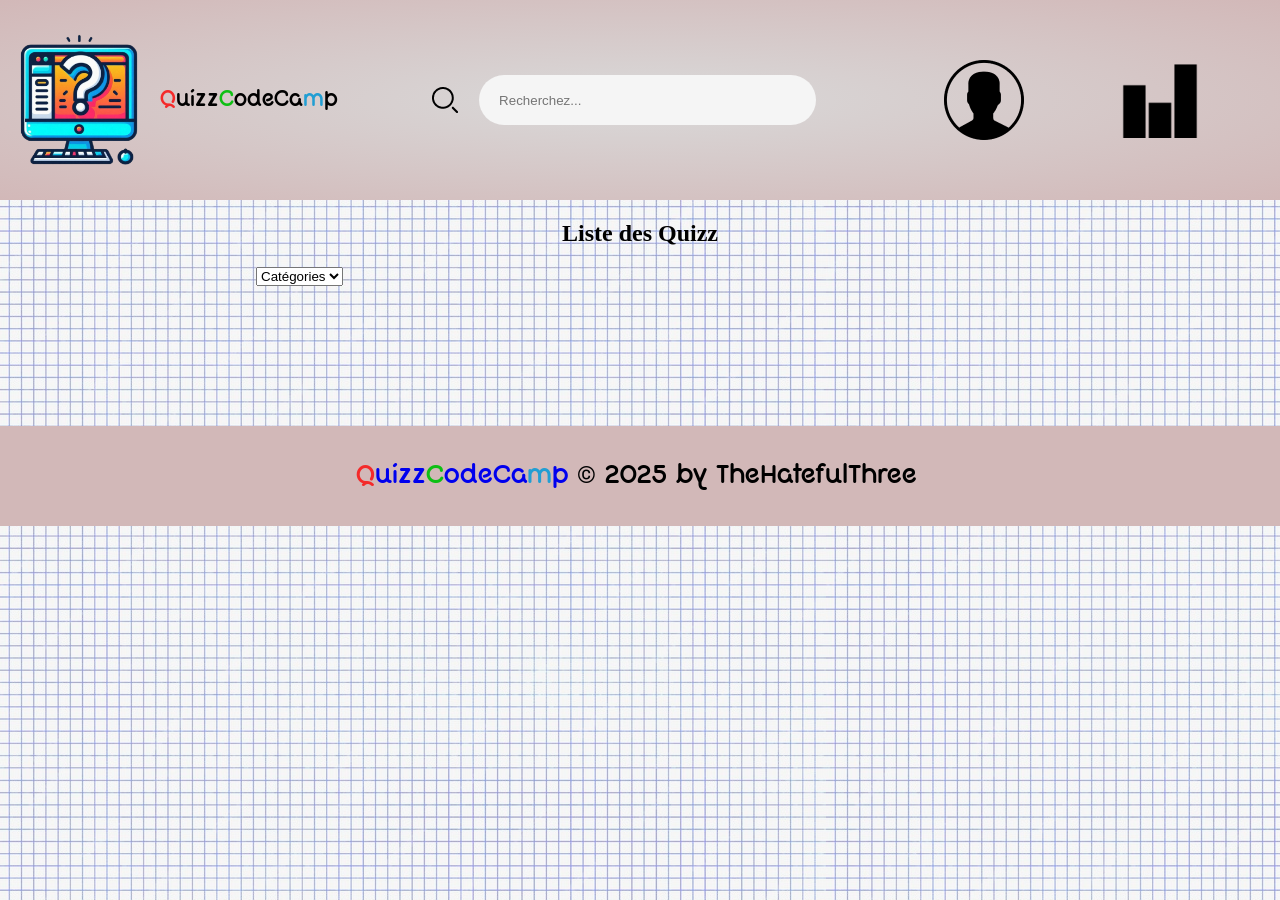
<file: index.html>
<!DOCTYPE html>
<html lang="fr">
<head>
    <meta charset="UTF-8">
    <meta name="viewport" content="width=device-width, initial-scale=1.0">
    <title>QuizzCodeCamp - Apprendre en s'amusant !</title>
    <!-- Google Fonts -->
    <link rel="preconnect" href="https://fonts.googleapis.com">
    <link rel="preconnect" href="https://fonts.gstatic.com" crossorigin>
    <link href="https://fonts.googleapis.com/css2?family=Roboto:ital,wght@0,100..900;1,100..900&display=swap" rel="stylesheet">
    <!-- Css -->
    <link rel="stylesheet" href="./style.css">
    <link rel="stylesheet" href="./index.css">

</head>
<body>
    <header>
        <a href="./index.html" target="_self" id="indexLink">
            <div class="logo">
                <img src="./images/logo.png" alt="Logo QuizzCodeCamp" width="160px" height="160px">
                <h1><span class="red">Q</span>uizz<span class="green">C</span>odeCa<span class="blue">m</span>p</h1>
            </div>
        </a>
        <div class="search-container">
            <label for="search" class="search-label"><img src="./images/Loop-Icon.png" alt="Icon Loop" class="icon-search"></label>         
            <input type="text" placeholder="Recherchez..." class="search-input" size="40" id="search"> 
        </div>
        <div class="account">
            <img src="./images/Icon Compte.png" alt="Icon Compte" class="icon-account">
            <a href="#">
                <img src="./images/bar-chart-50.png" alt="icon-stats" width="80px" height="80px">
            </a>    
        </div>
        <div class="box-account">
            <a href="./connexionCompte.html" class="link">Se connecter</a>
            <a href="./creationCompte.html" class="link">Créer mon compte</a>
        </div>
    </header>
    <main id="index">
        <h2>Liste des Quizz</h2>
        <div class="catégorie">
            <select name="category" id="select-category">
                <option value="Catégories" disabled selected hidden>Catégories</option>
                <option value="Toutes">Toutes</option>
            </select>
        </div>
        <div class="quizzList">
        </div>
    </main>
    <footer>
        <p><a href="./index.html" target="_self" class="link"><span class="red">Q</span>uizz<span class="green">C</span>odeCa<span class="blue">m</span>p</a> <span class="corporate">©</span> 2025 by TheHatefulThree.</p>
    </footer>
    <script src="./menu.js"></script>
    <script src="./category.js" type="module"></script>
</body>
</html>
</file>
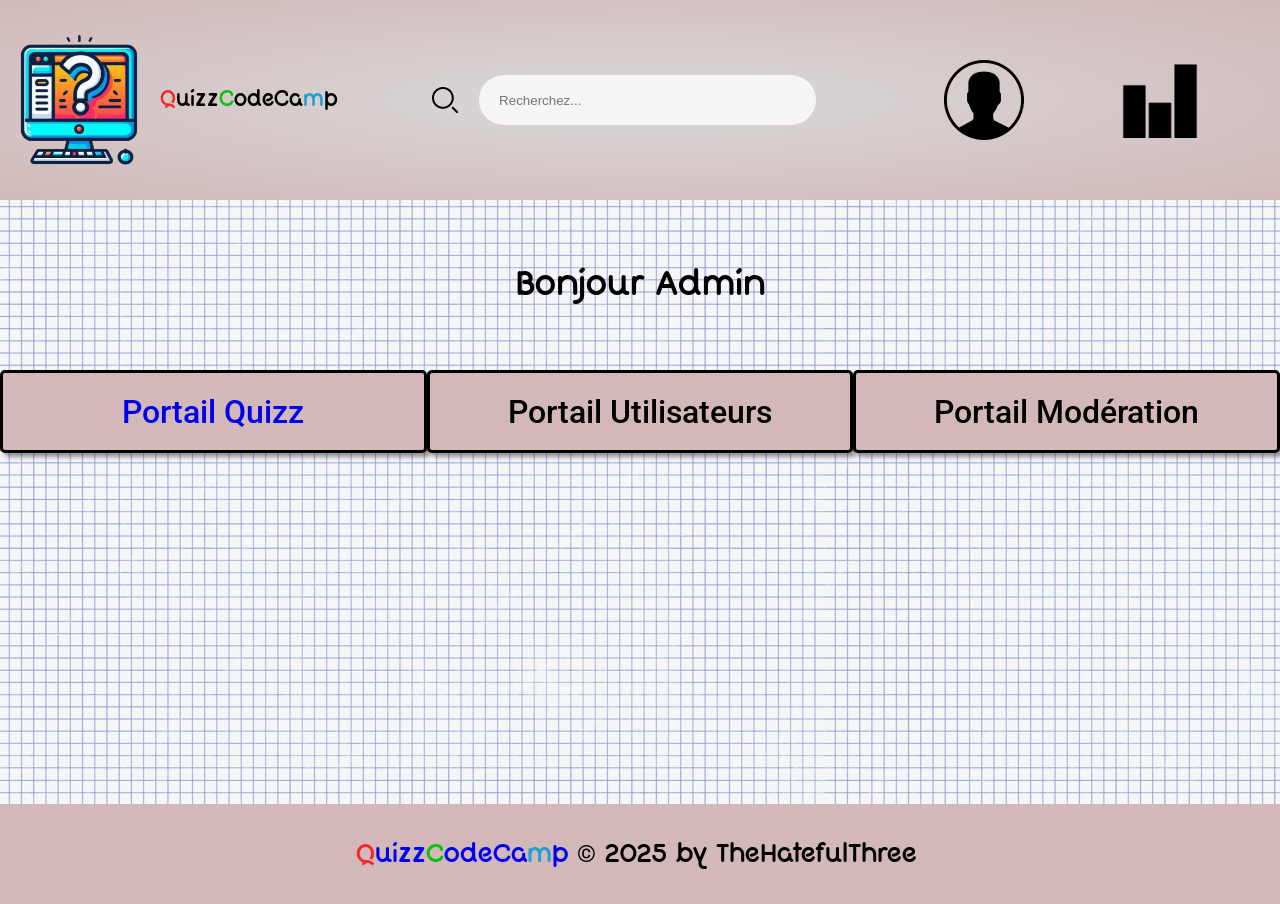
<file: admin.html>
<!DOCTYPE html>
<html lang="en">
<head>
    <meta charset="UTF-8">
    <meta name="viewport" content="width=device-width, initial-scale=1.0">
    <title>QuizzCodeCamp - Apprendre en s'amusant !</title>
    <!-- Google Fonts -->
    <link rel="preconnect" href="https://fonts.googleapis.com">
    <link rel="preconnect" href="https://fonts.gstatic.com" crossorigin>
    <link href="https://fonts.googleapis.com/css2?family=Roboto:ital,wght@0,100..900;1,100..900&display=swap" rel="stylesheet">
    <!-- Css -->
    <link rel="stylesheet" href="./style.css">
    <link rel="stylesheet" href="./admin.css">
</head>
<body>
    <header>
        <a href="./index.html" target="_self" id="indexLink">
            <div class="logo">
                <img src="./images/logo.png" alt="Logo QuizzCodeCamp" width="160px" height="160px">
                <h1><span class="red">Q</span>uizz<span class="green">C</span>odeCa<span class="blue">m</span>p</h1>
            </div>
        </a>
        <div class="search-container">
            <label for="search" class="search-label"><img src="./images/Loop-Icon.png" alt="Icon Loop" class="icon-search"></label>         
            <input type="text" placeholder="Recherchez..." class="search-input" size="40" id="search"> 
        </div>
        <div class="account">
            <img src="./images/Icon Compte.png" alt="Icon Compte" class="icon-account">
            <a href="#">
                <img src="./images/bar-chart-50.png" alt="icon-stats" width="80px" height="80px">
            </a>    
        </div>
        <div class="box-account">
            <a href="./connexionCompte.html" class="link">Se connecter</a>
            <a href="./creationCompte.html" class="link">Créer mon compte</a>
        </div>
    </header>
    <main>
        <h2>Bonjour Admin</h2>
        <div>
            <a href="portailquizz.html" class="link">Portail Quizz</a>
            <a href="" class="link">Portail Utilisateurs</a>
            <a href="" class="link">Portail Modération</a>
        </div>
    </main>
    <footer>
        <p><a href="./index.html" target="_self" class="link"><span class="red">Q</span>uizz<span class="green">C</span>odeCa<span class="blue">m</span>p</a> <span class="corporate">©</span> 2025 by TheHatefulThree.</p>
    </footer>
    <script src="./menu.js"></script>
</body>
</html>
</file>
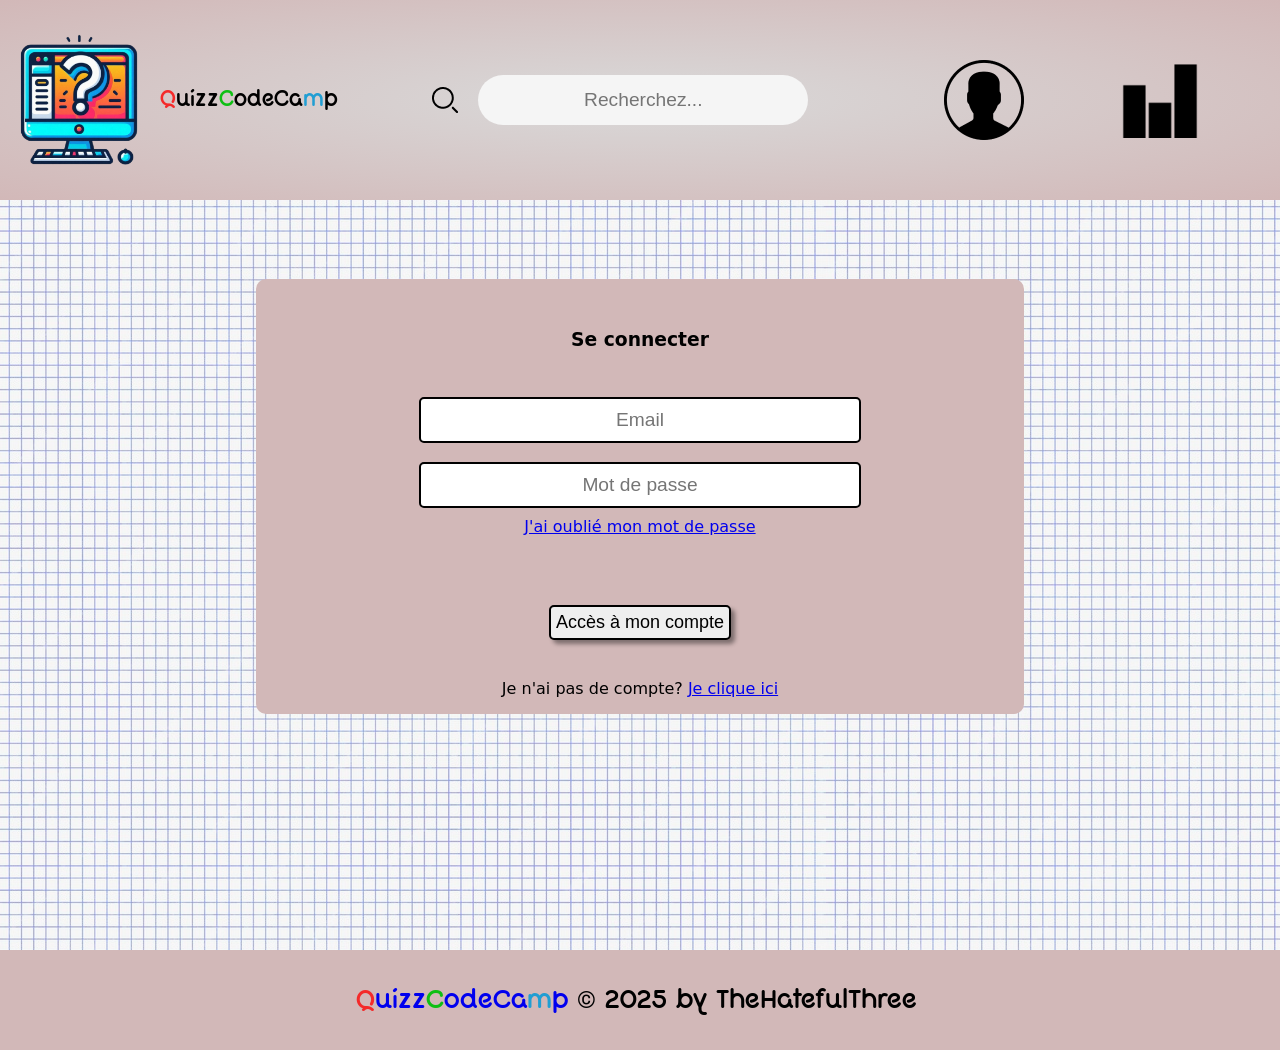
<file: connexionCompte.html>
<!DOCTYPE html>
<html lang="fr">
<head>
    <meta charset="UTF-8">
    <meta name="viewport" content="width=device-width, initial-scale=1.0">
    <title>QuizzCodeCamp - Se connecter</title>
    <!-- Google Fonts -->
    <link rel="preconnect" href="https://fonts.googleapis.com">
    <link rel="preconnect" href="https://fonts.gstatic.com" crossorigin>
    <link href="https://fonts.googleapis.com/css2?family=Roboto:ital,wght@0,100..900;1,100..900&display=swap" rel="stylesheet">
    <!-- Css -->
    <link rel="stylesheet" href="connexionCompte.css">
    <link rel="stylesheet" href="./style.css">
    
</head>
<body>
    <header>
        <a href="./index.html" target="_self" id="indexLink">
            <div class="logo">
                <img src="./images/logo.png" alt="Logo QuizzCodeCamp" width="160px" height="160px">
                <h1><span class="red">Q</span>uizz<span class="green">C</span>odeCa<span class="blue">m</span>p</h1>
            </div>
        </a>
        <div class="search-container">
            <label for="search" class="search-label"><img src="./images/Loop-Icon.png" alt="Icon Loop" class="icon-search"></label>         
            <input type="text" placeholder="Recherchez..." class="search-input" size="40" id="search"> 
        </div>
        <div class="account">
            <img src="./images/Icon Compte.png" alt="Icon Compte" class="icon-account">
            <a href="#">
                <img src="./images/bar-chart-50.png" alt="icon-stats" width="80px" height="80px">
            </a>    
        </div>
        <div class="box-account">
            <a href="./connexionCompte.html" class="link">Se connecter</a>
            <a href="./creationCompte.html" class="link">Créer mon compte</a>
        </div>
    </header>
    <main>
        <div id="containerConnexion">
            <h3>Se connecter</h3>
            <form action="" method="post">
                <input type="email" id="connexionEmail" placeholder="Email" required>
                <input type="password" id="connexionPassword" placeholder="Mot de passe" required>
                <a href="#">J'ai oublié mon mot de passe</a>

                <div id="containerConnexionButton">
                    <button type="submit" value="envoyer" id="connexionButton">Accès à mon compte</button>
                </div>
                <p>Je n'ai pas de compte? <a href="#"> Je clique ici</a></p>
            </form>
        </div>
    </main>
    <footer>
        <p><a href="./index.html" target="_self" class="link"><span class="red">Q</span>uizz<span class="green">C</span>odeCa<span class="blue">m</span>p</a> <span class="corporate">©</span> 2025 by TheHatefulThree.</p>
    </footer>

    <script src="./menu.js"></script>
    <script src="connexionCompte.js"></script>
</body>
</html>
</file>
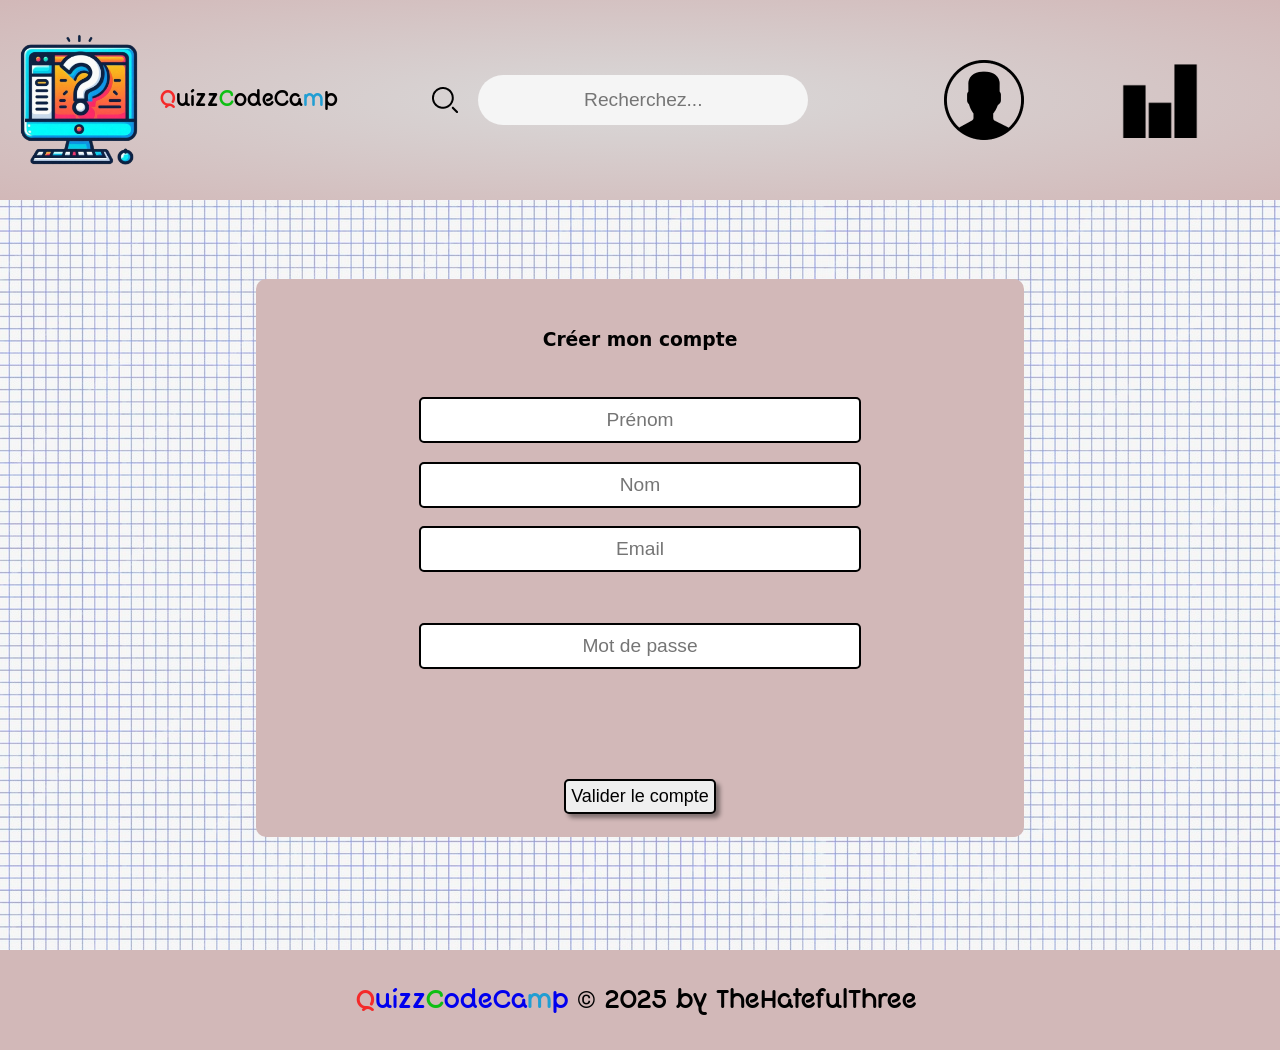
<file: creationCompte.html>
<!DOCTYPE html>
<html lang="fr">
<head>
    <meta charset="UTF-8">
    <meta name="viewport" content="width=device-width, initial-scale=1.0">
    <title>QuizzCodeCamp - Création de compte</title>
    <!-- Google Fonts -->
    <link rel="preconnect" href="https://fonts.googleapis.com">
    <link rel="preconnect" href="https://fonts.gstatic.com" crossorigin>
    <link href="https://fonts.googleapis.com/css2?family=Roboto:ital,wght@0,100..900;1,100..900&display=swap" rel="stylesheet">
    <!-- Css -->
    <link rel="stylesheet" href="./style.css">
    <link rel="stylesheet" href="creationCompte.css">
</head>
<body>
    <header>
        <a href="./index.html" target="_self" id="indexLink">
            <div class="logo">
                <img src="./images/logo.png" alt="Logo QuizzCodeCamp" width="160px" height="160px">
                <h1><span class="red">Q</span>uizz<span class="green">C</span>odeCa<span class="blue">m</span>p</h1>
            </div>
        </a>
        <div class="search-container">
            <label for="search" class="search-label"><img src="./images/Loop-Icon.png" alt="Icon Loop" class="icon-search"></label>         
            <input type="text" placeholder="Recherchez..." class="search-input" size="40" id="search"> 
        </div>
        <div class="account">
            <img src="./images/Icon Compte.png" alt="Icon Compte" class="icon-account">
            <a href="#">
                <img src="./images/bar-chart-50.png" alt="icon-stats" width="80px" height="80px">
            </a>    
        </div>
        <div class="box-account">
            <a href="./connexionCompte.html" class="link">Se connecter</a>
            <a href="./creationCompte.html" class="link">Créer mon compte</a>
        </div>
    </header>
    <main>
        <div id="containerInscription">
            <h3>Créer mon compte</h3>

            <form action="" method="post" id="inscriptionForm">
                <input type="text" id="firstName" name="firstname" minlength="2" placeholder="Prénom" required>
                <input type="text" id="lastName" name="lastName" minlength="2" placeholder="Nom" required>
                <input type="email" id="inscriptionEmail" name="email" placeholder="Email" required>
                <p id="messageMail"></p>
                <input type="password" id="inscriptionPassword" name="password" minlength="8" placeholder="Mot de passe" required>
                <p id="messagePassword"></p>

                <div id="containerInscriptionButton">
                    <button type="submit" value="valider" id="inscriptionButton">Valider le compte</button>
                </div>
            </form>
        </div>
    </main>
    <footer>
        <p><a href="./index.html" target="_self" class="link"><span class="red">Q</span>uizz<span class="green">C</span>odeCa<span class="blue">m</span>p</a> <span class="corporate">©</span> 2025 by TheHatefulThree.</p>
    </footer>
    <script src="./menu.js"></script>
    <script src="creationCompte.js"></script>
</body>
</html>
</file>
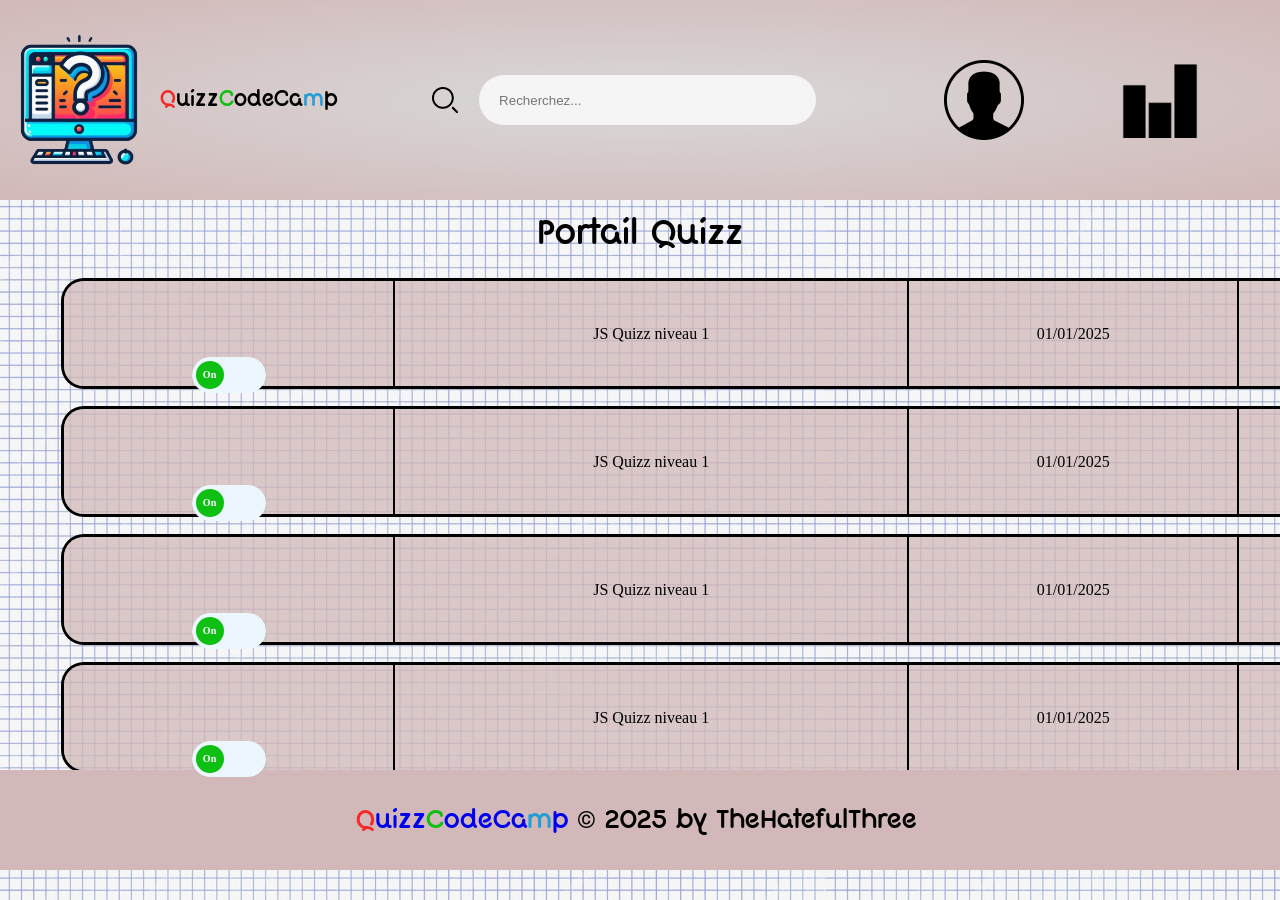
<file: portailquizz.html>
<!DOCTYPE html>
<html lang="fr">
<head>
    <meta charset="UTF-8">
    <meta name="viewport" content="width=device-width, initial-scale=1.0">
    <title>QuizzCodeCamp - Apprendre en s'amusant !</title>
    <!-- Google Fonts -->
    <link rel="preconnect" href="https://fonts.googleapis.com">
    <link rel="preconnect" href="https://fonts.gstatic.com" crossorigin>
    <link href="https://fonts.googleapis.com/css2?family=Roboto:ital,wght@0,100..900;1,100..900&display=swap" rel="stylesheet">
    <!-- Css -->
    <link rel="stylesheet" href="./style.css">
    <link rel="stylesheet" href="./portailquizz.css">
</head>
<body>
    <header>
        <a href="./index.html" target="_self" id="indexLink">
            <div class="logo">
                <img src="./images/logo.png" alt="Logo QuizzCodeCamp" width="160px" height="160px">
                <h1><span class="red">Q</span>uizz<span class="green">C</span>odeCa<span class="blue">m</span>p</h1>
            </div>
        </a>
        <div class="search-container">
            <label for="search" class="search-label"><img src="./images/Loop-Icon.png" alt="Icon Loop" class="icon-search"></label>         
            <input type="text" placeholder="Recherchez..." class="search-input" size="40" id="search"> 
        </div>
        <div class="account">
            <img src="./images/Icon Compte.png" alt="Icon Compte" class="icon-account">
            <a href="#">
                <img src="./images/bar-chart-50.png" alt="icon-stats" width="80px" height="80px">
            </a>    
        </div>
        <div class="box-account">
            <a href="./connexionCompte.html" class="link">Se connecter</a>
            <a href="./creationCompte.html" class="link">Créer mon compte</a>
        </div>
    </header>
    <main>
        <h2>Portail Quizz</h2>
        <div id="containerPortail">
            <table>
                <tr>
                    <td>
                        <div class="button r" id="button-4">
                            <input type="checkbox" class="checkbox"/>
                            <div class="knobs"></div>
                            <div class="layer"></div>
                        </div>
                    </td>
                    <td> JS Quizz niveau 1</td>
                    <td> 01/01/2025 </td> 
                    <td> Ian Malcolm </td>
                    <td><a href="" class="deroulant"><img src="images/chevron-down.svg" alt="fleche" width="30px" height="auto" class="flecheBas"> <img src="images/chevron-up.svg" alt="flecheHaut" width="30px" height="auto" class="flecheHaut"></a></td>
                </tr>
            </table>
            <form class="menuD" method="post" action="">
                <table>
                    <tr>
                        <td colspan="4"> <input type="text" placeholder="Question"> </td>
                    </tr>
                    <tr>
                        <td><input type="text" placeholder="Réponse"></td>
                        <td><input type="text" placeholder="Réponse"></td>
                        <td><input type="text" placeholder="Réponse"></td>
                        <td><input type="text" placeholder="Réponse"></td>
                    </tr>
                    <tr>
                        <td colspan="4"><input type="text" placeholder="Question"></td>
                    </tr>
                    <tr>
                        <td><input type="text" placeholder="Réponse"></td>
                        <td><input type="text" placeholder="Réponse"></td>
                        <td><input type="text" placeholder="Réponse"></td>
                        <td><input type="text" placeholder="Réponse"></td>
                    </tr>
                    <tr>
                        <td colspan="4"><input type="text" placeholder="Question"></td>
                    </tr>
                    <tr>
                        <td><input type="text" placeholder="Réponse"></td>
                        <td><input type="text" placeholder="Réponse"></td>
                        <td><input type="text" placeholder="Réponse"></td>
                        <td><input type="text" placeholder="Réponse"></td>
                    </tr>
                </table>
            </form>
            <table>
                <tr>
                    <td>
                        <div class="button r" id="button-4">
                            <input type="checkbox" class="checkbox"/>
                            <div class="knobs"></div>
                            <div class="layer"></div>
                        </div>
                    </td>
                    <td> JS Quizz niveau 1</td>
                    <td> 01/01/2025 </td> 
                    <td> Ian Malcolm </td>
                    <td><a href="" class="deroulant"><img src="images/chevron-down.svg" alt="fleche" width="30px" height="auto"></a></td>
                </tr>
            </table>
            <table>
                <tr>
                    <td>
                        <div class="button r" id="button-4">
                            <input type="checkbox" class="checkbox"/>
                            <div class="knobs"></div>
                            <div class="layer"></div>
                        </div>
                    </td>
                    <td> JS Quizz niveau 1</td>
                    <td> 01/01/2025 </td> 
                    <td> Ian Malcolm </td>
                    <td><a href="" class="deroulant"><img src="images/chevron-down.svg" alt="fleche" width="30px" height="auto"></a></td>
                </tr>
            </table>
            <table>
                <tr>
                    <td>
                        <div class="button r" id="button-4">
                            <input type="checkbox" class="checkbox"/>
                            <div class="knobs"></div>
                            <div class="layer"></div>
                        </div>
                    </td>
                    <td> JS Quizz niveau 1</td>
                    <td> 01/01/2025 </td> 
                    <td> Ian Malcolm </td>
                    <td><a href="" class="deroulant"><img src="images/chevron-down.svg" alt="fleche" width="30px" height="auto"></a></td>
                </tr>
            </table>
        </div>
    </main>
    <footer>
        <p><a href="./index.html" target="_self" class="link"><span class="red">Q</span>uizz<span class="green">C</span>odeCa<span class="blue">m</span>p</a> <span class="corporate">©</span> 2025 by TheHatefulThree.</p>
    </footer>
    <script src="./menu.js"></script>
    <script src="portailquizz.js"></script>
    <script src="api.js"></script>
</body>
</html>
</file>
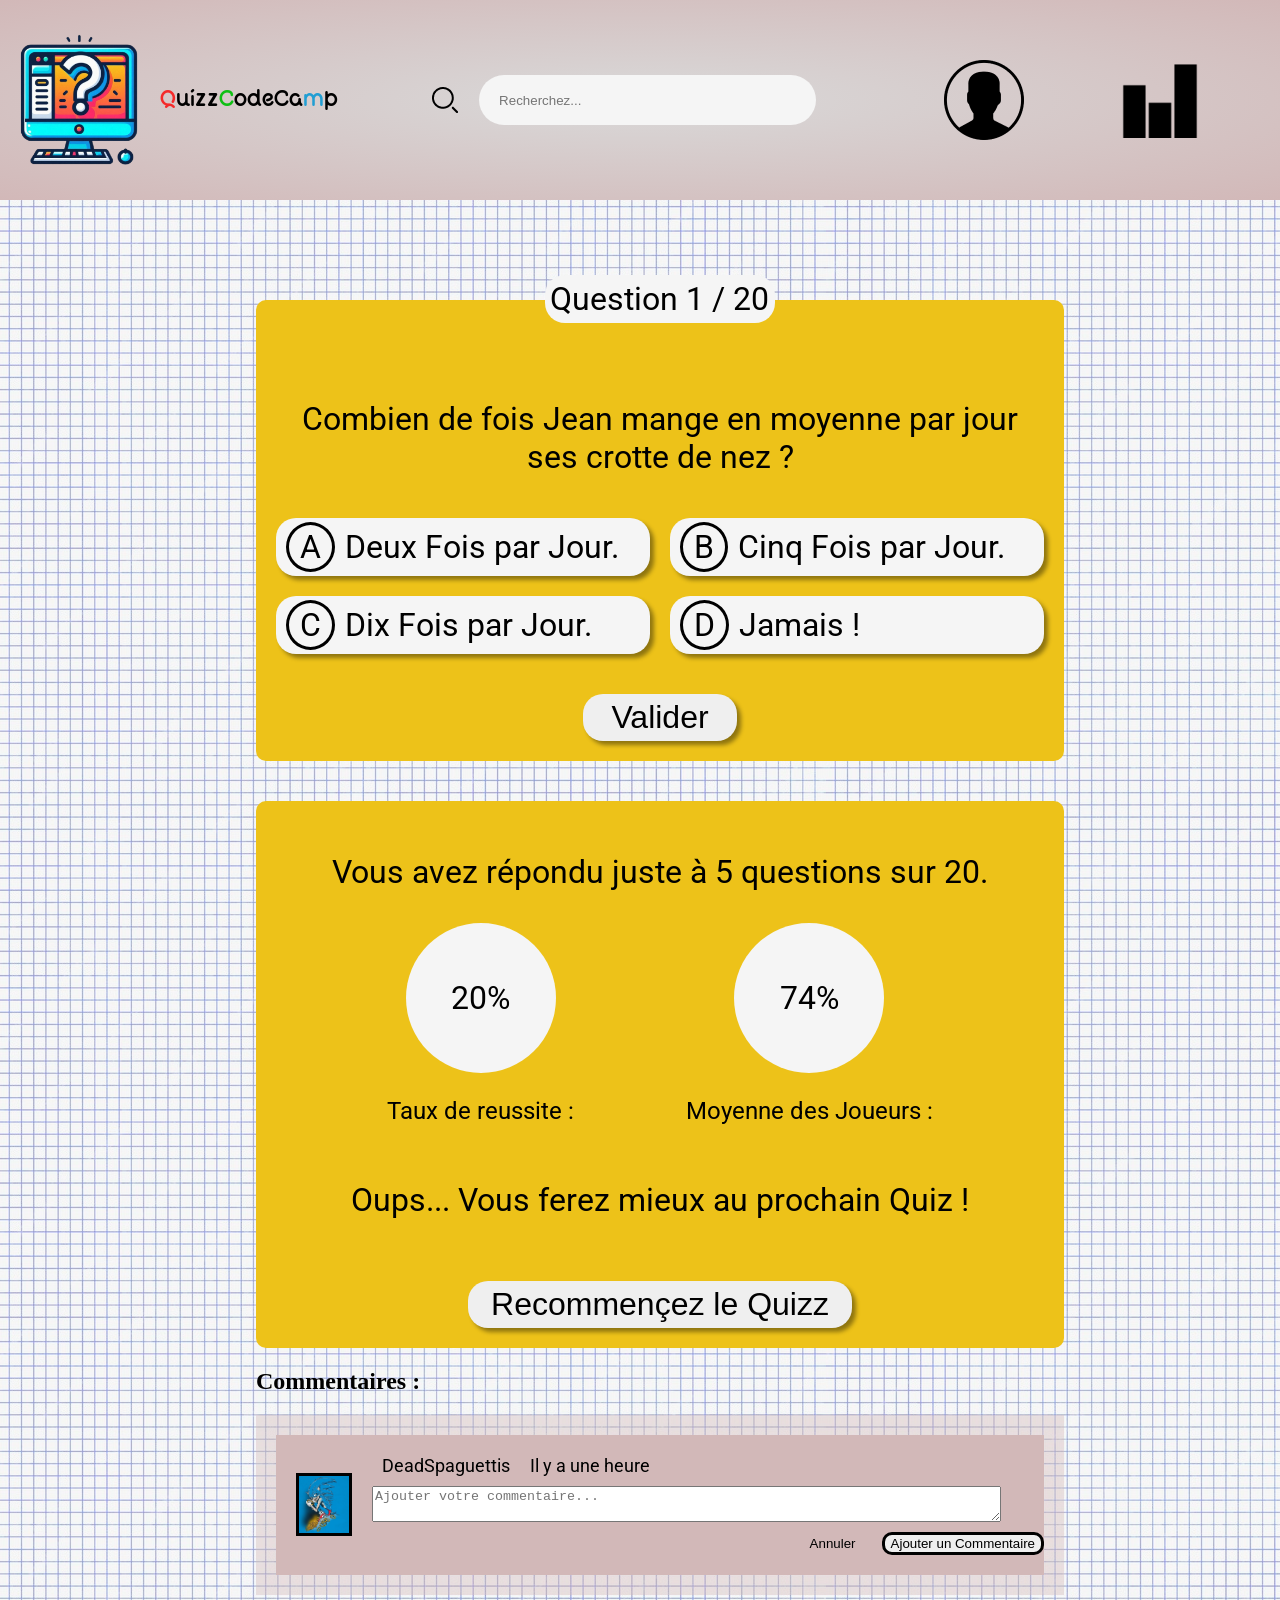
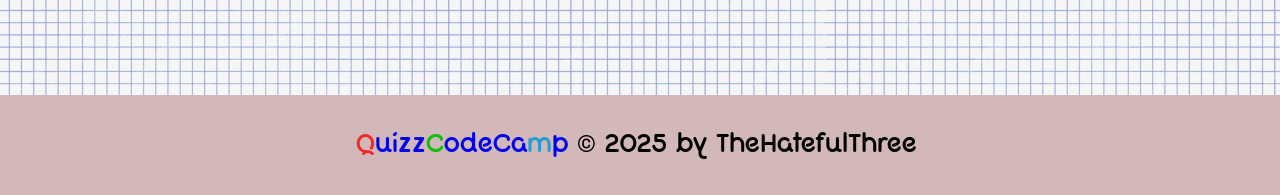
<file: quizz.html>
<!DOCTYPE html>
<html lang="en">
<head>
    <meta charset="UTF-8">
    <meta name="viewport" content="width=device-width, initial-scale=1.0">
    <title>QuizzCodeCamp - Apprendre en s'amusant !</title>
    <!-- Google Fonts -->
    <link rel="preconnect" href="https://fonts.googleapis.com">
    <link rel="preconnect" href="https://fonts.gstatic.com" crossorigin>
    <link href="https://fonts.googleapis.com/css2?family=Roboto:ital,wght@0,100..900;1,100..900&display=swap" rel="stylesheet">
    <!-- Css -->
    <link rel="stylesheet" href="./style.css">
    <link rel="stylesheet" href="./quizz.css">
</head>
<body>
    <header>
        <a href="./index.html" target="_self" id="indexLink">
            <div class="logo">
                <img src="./images/logo.png" alt="Logo QuizzCodeCamp" width="160px" height="160px">
                <h1><span class="red">Q</span>uizz<span class="green">C</span>odeCa<span class="blue">m</span>p</h1>
            </div>
        </a>
        <div class="search-container">
            <label for="search" class="search-label"><img src="./images/Loop-Icon.png" alt="Icon Loop" class="icon-search"></label>         
            <input type="text" placeholder="Recherchez..." class="search-input" size="40" id="search"> 
        </div>
        <div class="account">
            <img src="./images/Icon Compte.png" alt="Icon Compte" class="icon-account">
            <a href="#">
                <img src="./images/bar-chart-50.png" alt="icon-stats" width="80px" height="80px">
            </a>    
        </div>
        <div class="box-account">
            <a href="./connexionCompte.html" class="link">Se connecter</a>
            <a href="./creationCompte.html" class="link">Créer mon compte</a>
        </div>
    </header>
    <main id="quizz">
        <div class="box-quizz">
            <div class="question-count">Question 1 / 20</div>
            <p class="question">Combien de fois Jean mange en moyenne par jour ses crotte de nez ?</p>
            <div class="box-answer">
                <div class="answer" id="answer-1"><span class="id-answer">A</span>Deux Fois par Jour.</div>
                <div class="answer" id="answer-2"><span class="id-answer">B</span>Cinq Fois par Jour.</div>
                <div class="answer" id="answer-3"><span class="id-answer">C</span>Dix Fois par Jour.</div>
                <div class="answer" id="answer-4"><span class="id-answer">D</span>Jamais !</div>
            </div>
            <input type="submit" id="submit" value="Valider">
        </div>
        <div class="resultQuizz">
            <p class="message-result">Vous avez répondu juste à 5 questions sur 20.</p>
            <div class="stats-quizz">
                <div class="stat">
                    <div class="circle">20%</div>
                    <p>Taux de reussite :</p>
                </div>
                <div class="stat">
                    <div class="circle">74%</div>
                    <p>Moyenne des Joueurs :</p>
                </div>
            </div>
            <p class="message-compare">Oups... Vous ferez mieux au prochain Quiz !</p>
            <input type="submit" id="reload" value="Recommençez le Quizz">
        </div>
        <h2 class="commentary-title">Commentaires :</h2>
        <div class="commentary-box">
            <div class="add-comment-box">
                <img src="./images/sonic-gollum.jpg" alt="" class="img-user" width="50px" height="auto">
                <div>
                    <div class="add-comment">
                        <p class="pseudo">DeadSpaguettis</p> 
                        <p class="date-message">Il y a une heure</p>
                    </div>
                    <textarea name="commentary" id="commentary" placeholder="Ajouter votre commentaire..."></textarea>
                    <div class="option-comment">
                        <input type="submit" value="Annuler" id="delete">
                        <input type="submit" value="Ajouter un Commentaire" id="confirm">
                    </div>
                </div>
            </div>
            <div class="read-comment">

            </div>
        </div>
    </main>
    <footer>
        <p><a href="./index.html" target="_self" class="link"><span class="red">Q</span>uizz<span class="green">C</span>odeCa<span class="blue">m</span>p</a> <span class="corporate">©</span> 2025 by TheHatefulThree.</p>
    </footer>
    <script src="./menu.js"></script>
    <script src="./quizz.js" type="module"></script>
</body>
</html>
</file>
<file: style.css>
@font-face {
    font-family: 'Quiglet';
    src: url("./fonts/quiglet\ free.otf");
}

body{
    padding: 0px;
    margin: 0px;
    color: black;
    background-image: url("./images/background.png");

    .link{
        text-decoration: none;
    }

    .link:visited{
        color: inherit;
    }

    .link:active{
        color:inherit;
    }

    header{
        height: 200px;
        display: flex;
        justify-content: space-between;
        align-items: center;
        background-color: #D2B8B8;
        background: radial-gradient(ellipse, rgba(217, 217, 217, 1) 0%, rgba(210,184,184,1) 100%);
        
        #indexLink{
            width: 30%;
            text-decoration: none;
            color: inherit;
            .logo{
                font-family: "Quiglet";
                display: flex;
                align-items: center;
                h1{
                    font-size: 20px;
                    .red{
                        color: #F42A2A;
                    }
                    
                    .green{
                        color: #0EBF14;
                    }
    
                    .blue{
                        color:#219ED3;
                    }
                }
            }
        }

        #indexLink:visited{
            color: inherit;
        }

        #indexLink:active{
            color:inherit;
        }


        .search-container{
            width: 30%;
            display: flex;
            justify-content: space-between;
            align-items: center;
            margin-right: 80px;

            
            .search-input{
                width: 80%;
                padding: 3px 0px;
                margin-left: 10px;
                height: 40px;
                background-color: whitesmoke;
                border-radius: 30px;
                padding: 5px 20px;
                border: none;
            }

            .search-input:focus{
                border: none;
            }

            .search-label{
                width: 10%;
                border: none;

                .icon-search{
                    display: flex;
                    align-self: center;
                }
            }


        }

        .account{
            width: 20%;
            margin-right: 80px;
            display: flex;
            justify-content: space-between;
            align-items: center;

            .icon-account{
                cursor: pointer;
                margin-right: 80px;
            }
        }

        .box-account{
            position: absolute;
            right: 80px;
            top: 202px;
            width: 200px;
            height: auto;
            padding: 10px 20px;
            background-color: #D2B8B8;
            border-radius: 10px;
            border: black solid 3px;
            color: black;
            display: none;
            
            .link{
                text-decoration: none;
                font-family: "Roboto";
                font-size: 20px;
                padding: 5px 0px;
                border-top: solid 2px black;
            }

            .link:nth-child(1){
                border-top: none;
            }
        }

        .box-account.active{
            display: flex;
            flex-direction: column;
        }
    }

    footer{
        background-color: #D2B8B8;
        height: 100px;
        display: flex;
        align-items: center;
        justify-content: center;
        font-family: "Quiglet";
        font-size: 24px;
        p{
            text-align: center;

            .red{
                color: #F42A2A;
            }
            
            .green{
                color: #0EBF14;
            }

            .blue{
                color: #219ED3;
            }

            .corporate{
                font-family: Roboto;
            }
        }
    }
}
</file>
<file: index.css>
#index{
    width: 60%;
    margin: auto;
    display: flex;
    flex-direction: column;

    h2{
        text-align: center;
    }

    .categorie{
        width: 100px;
        padding: 5px, 10px;
        border-radius: 10px;
        border: solid black 3px;
    }

    .quizzList{
        margin: 50px;
        display: flex;
        flex-direction: column;
        padding: 20px 0px;
        
        .quizz{
            width: auto;
            height: auto;
            margin: 20px 0px;
            padding: 10px 10px;
            background-color: lightgrey;
            color: black;
            display: flex;
            flex-direction: column;
            align-items: center;
            justify-items: center;
            border: solid 4px black;
            border-radius: 10px;

            h3{
                text-align: center;
                padding: 5px 10px;
            }

            p{
                text-align: center;
            }


            button{
                padding: 10px 20px;
                border: solid 4px black;
                border-radius: 10px;
            }
        }

        .quizz:hover{
            transform: scale(1.05);
        }
    }
}
</file>
<file: admin.css>
main{
    min-height: 60vh;
    width: auto;
    h2{
        font-family: 'Quiglet';
        font-size: xx-large;
        font-weight: normal;
        text-align: center;
        margin-top: 5%;
    }
    div{
        display: flex;
        justify-content: space-evenly;
        margin-top: 5%;
    }

    a{
        background-color: rgba(210, 184, 184);
        border: solid black 3px;
        border-radius: 5px;
        font-size: 32px;
        font-family: 'Roboto';
        font-weight: 500;
        width: 510px;
        height: 77px;
        box-shadow: 4px 4px 4px rgb(0, 0, 0, 40%);
        display: flex;
        justify-content: center;
        align-items: center;
    }
}
</file>
<file: connexionCompte.css>
main{
    height: 70vh;  
    padding: 60px 0px; 
    }
#containerConnexion{
    background-color: #D2B8B8;
    border-radius: 10px;
    max-width: 60%;
    text-align: center;
    margin:  auto;
    font-family: system-ui, -apple-system, BlinkMacSystemFont, 'Segoe UI', Roboto, Oxygen, Ubuntu, Cantarell, 'Open Sans', 'Helvetica Neue', sans-serif;
}
h3{
    padding-top: 50px;
}
form{
    margin: 5% 20%;
    display: flex;
    flex-direction: column;
}
input{
    margin: 2%;
    border: black 2px solid;
    border-radius: 5px;
    padding: 10px;
    text-align: center;
    font-size: larger;
}
#connexionButton{
    border-radius: 5px;
    margin-top: 15%;
    margin-bottom: 5%;
    border: black 2px solid;
    padding: 5px;
    font-size: large;
    box-shadow: 4px 4px 4px rgb(0, 0, 0, 40%)
}
</file>
<file: creationCompte.css>
main{
 height: 70vh;  
 padding: 60px 0px; 
}
#containerInscription{
    background-color: #D2B8B8;
    border-radius: 10px;
    max-width: 60%;
    text-align: center;
    margin:  auto;
    font-family: system-ui, -apple-system, BlinkMacSystemFont, 'Segoe UI', Roboto, Oxygen, Ubuntu, Cantarell, 'Open Sans', 'Helvetica Neue', sans-serif;
}   
h3{
    text-align: center;
    padding-top: 50px;
}
form{
    margin: 5% 20%;
    display: flex;
    flex-direction: column;
}
input{
    margin: 2%;
    border: black 2px solid;
    border-radius: 5px;
    padding: 10px;
    text-align: center;
    font-size: larger;
    
}
#inscriptionButton{
    border-radius: 5px;
    margin-top: 15%;
    margin-bottom: 5%;
    border: black 2px solid;
    padding: 5px;
    font-size: large;
    box-shadow: 4px 4px 4px rgb(0, 0, 0, 40%)
}
</file>
<file: portailquizz.css>
.knobs, .layer {
    position: absolute;
    top: 0;
    right: 0;
    bottom: 0;
    left: 0;
  }
  
  .button {
    position: relative;
    top: 50%;
    width: 74px;
    height: 36px;
    margin: -20px auto 0 auto;
    overflow: hidden;
  }
  
  .button.r,
  .button.r .layer {
    border-radius: 100px;
  }
  
  .button.b2 {
    border-radius: 2px;
  }
  
  .checkbox {
    position: relative;
    width: 100%;
    height: 100%;
    padding: 0;
    margin: 0;
    opacity: 0;
    cursor: pointer;
    z-index: 3;
  }
  
  .knobs {
    z-index: 2;
  }
  
  .layer {
    width: 100%;
    background-color: #ebf7fc;
    transition: 0.3s ease all;
    z-index: 1;
  }
  
main{
    h2{
        font-family: 'Quiglet';
        font-size: xx-large;
        font-weight: normal;
        text-align: center;
        margin-top: 1%;
    }
    table{
        width: 1685px;
        height: 105px;
        background-color: rgba(210,184,184,0.75);
        border-collapse: collapse;
        border-radius: 20px;
        border-style: hidden;
        text-align: center;
        box-shadow: 0 0 0 3px black;
        margin-top: 2%;
    }
    table td a{
      display: flex;
      justify-content: center;
    }
    .menuD table{
      margin-top: 5px;
    }
    #containerPortail{
      margin: auto;
      max-width: 90%;
    }
    td{
        border: solid black 2px;
    }
    
    #button-4 .knobs:before, #button-4 .knobs:after {
    position: absolute;
    top: 4px;
    left: 4px;
    width: 20px;
    height: 10px;
    color: #fff;
    font-size: 10px;
    font-weight: bold;
    text-align: center;
    line-height: 1;
    padding: 9px 4px;
    background-color: #0EBF14;
    border-radius: 50%;
    transition: 0.3s cubic-bezier(0.18, 0.89, 0.35, 1.15) all;
    }

    #button-4 .knobs:before {
    content: "On";
    }

    #button-4 .knobs:after {
    content: "Off";
    }

    #button-4 .knobs:after {
    top: -28px;
    right: 4px;
    left: auto;
    background-color: #F42A2A;
    }

    #button-4 .checkbox:checked + .knobs:before {
    top: -28px;
    }

    #button-4 .checkbox:checked + .knobs:after {
    top: 4px;
    }

    #button-4 .checkbox:checked ~ .layer {
    background-color: #fcebeb;
    }
}
</file>
<file: quizz.css>
#quizz{
    /* min-height: 40vh; */
    width: 60%;
    margin: auto;
    display: flex;
    flex-direction: column;
    justify-items: center;
    align-items: center;
    padding: 100px 0px;
    
    .box-quizz{
        font-size: 32px;
        font-family: "Roboto";
        width: 100%;
        margin: auto;
        padding: 20px 20px;
        border-radius: 10px;
        display: flex;
        flex-direction: column;
        background-color: #EDC219;

        .question-count{
            padding: 5px 0px;
            width: 30%;
            margin: auto;
            position: relative;
            bottom: 45px;
            text-align: center;
            background-color: whitesmoke;
            border-radius: 20px;
        }

        .question{
            text-align: center;
        }

        .box-answer{
            display: grid; 
            grid-template-columns: 1fr 1fr; 
            grid-template-rows: 1fr 1fr; 
            gap: 20px 20px; 
            padding: 10px 0px;
            
            .answer{
                border-radius: 20px;
                background-color: whitesmoke;
                padding: 10px 10px;
                box-shadow: 4px 4px 4px rgb(0, 0, 0, 40%);
                .id-answer{
                    border-radius: 50%;
                    padding: 3px 11px;
                    text-align: center;
                    background-color: whitesmoke;
                    margin-right: 10px;
                    border: solid black 3px;
                }
            }

            .answer.selected{
                background-color: lightblue;
            }

            .answer:hover{
                transform: scale(1.05);
            }
        }

        #submit{
            font-size: 32px;
            padding: 5px 20px;
            width: 20%;
            margin: auto;
            margin-top: 30px;
            text-align: center;
            border-radius: 20px;
            border: none;
            box-shadow: 4px 4px 4px rgb(0, 0, 0, 40%);
        }

        #submit:hover{
            transform: scale(1.05);
        }
    }

    .resultQuizz{
        display: block;
        font-size: 32px;
        font-family: "Roboto";
        width: 100%;
        margin: auto;
        margin-top: 40px;
        padding: 20px 20px;
        border-radius: 10px;
        display: flex;
        flex-direction: column;
        background-color: #EDC219;
        .message-result{
            text-align: center;
        }

        .stats-quizz{
            display: flex;
            flex-direction: row;
            justify-content: space-evenly;
            .stat{
                display: flex;
                flex-direction: column;
                /* text-align: center; */
                align-items: center;
                .circle{
                    width: 150px;
                    height: 150px;
                    border-radius: 50%;
                    background-color: whitesmoke;
                    display: flex;
                    align-items: center;
                    justify-content: space-around;
                    justify-self: center;
                }
                p{
                    font-size: 24px;
                }
            }
        }

        .message-compare{
            text-align: center;
        }

        #reload{
            font-size: 32px;
            padding: 5px 20px;
            width: 50%;
            margin: auto;
            margin-top: 30px;
            text-align: center;
            border-radius: 20px;
            border: none;
            box-shadow: 4px 4px 4px rgb(0, 0, 0, 40%);
        }

        #reload:hover{
            transform: scale(1.05);
        }
    }

    .commentary-title{
       margin-right: auto;
    }

    .commentary-box{
        font-family: "Roboto";
        background-color: rgba(210,184,184,0.4);
        font-size: 20px;
        width: 100%;
        padding: 20px 20px;
        margin-left: 40px;

        .add-comment-box{
            background-color: rgba(210,184,184,1);
            display: flex;
            flex-direction: row;
            justify-items: center;
            align-items: center;
            width: auto;
            margin: auto;
            
            .img-user{
                border: solid 3px black;
                margin: 0px 20px;
            }
            
            div{
                display: flex;
                flex-direction: column;
                width: 90%;
                padding: 10px 0px;

                .add-comment{
                    display: flex;
                    flex-direction: row;
                    font-size: 18px;
                    .pseudo{
                        margin: 0px 10px;
                    }

                    .date-message{
                        margin: 0px 10px;
                    }
                }
                #commentary{
                    width: 90%;
                    padding-right: 20px;
                }
                
                .option-comment{
                    display: flex;
                    flex-direction: row;
                    justify-content: end;
                    width: 100%;
                    
                    #delete{
                        margin-right: 20px;
                        border: none;
                        background-color: rgba(210,184,184,1);
                        
                    }
    
                    #confirm{
                        border: solid 3px black;
                        border-radius: 10px;
                    }
                }
            }
        }
    }
}
</file>
